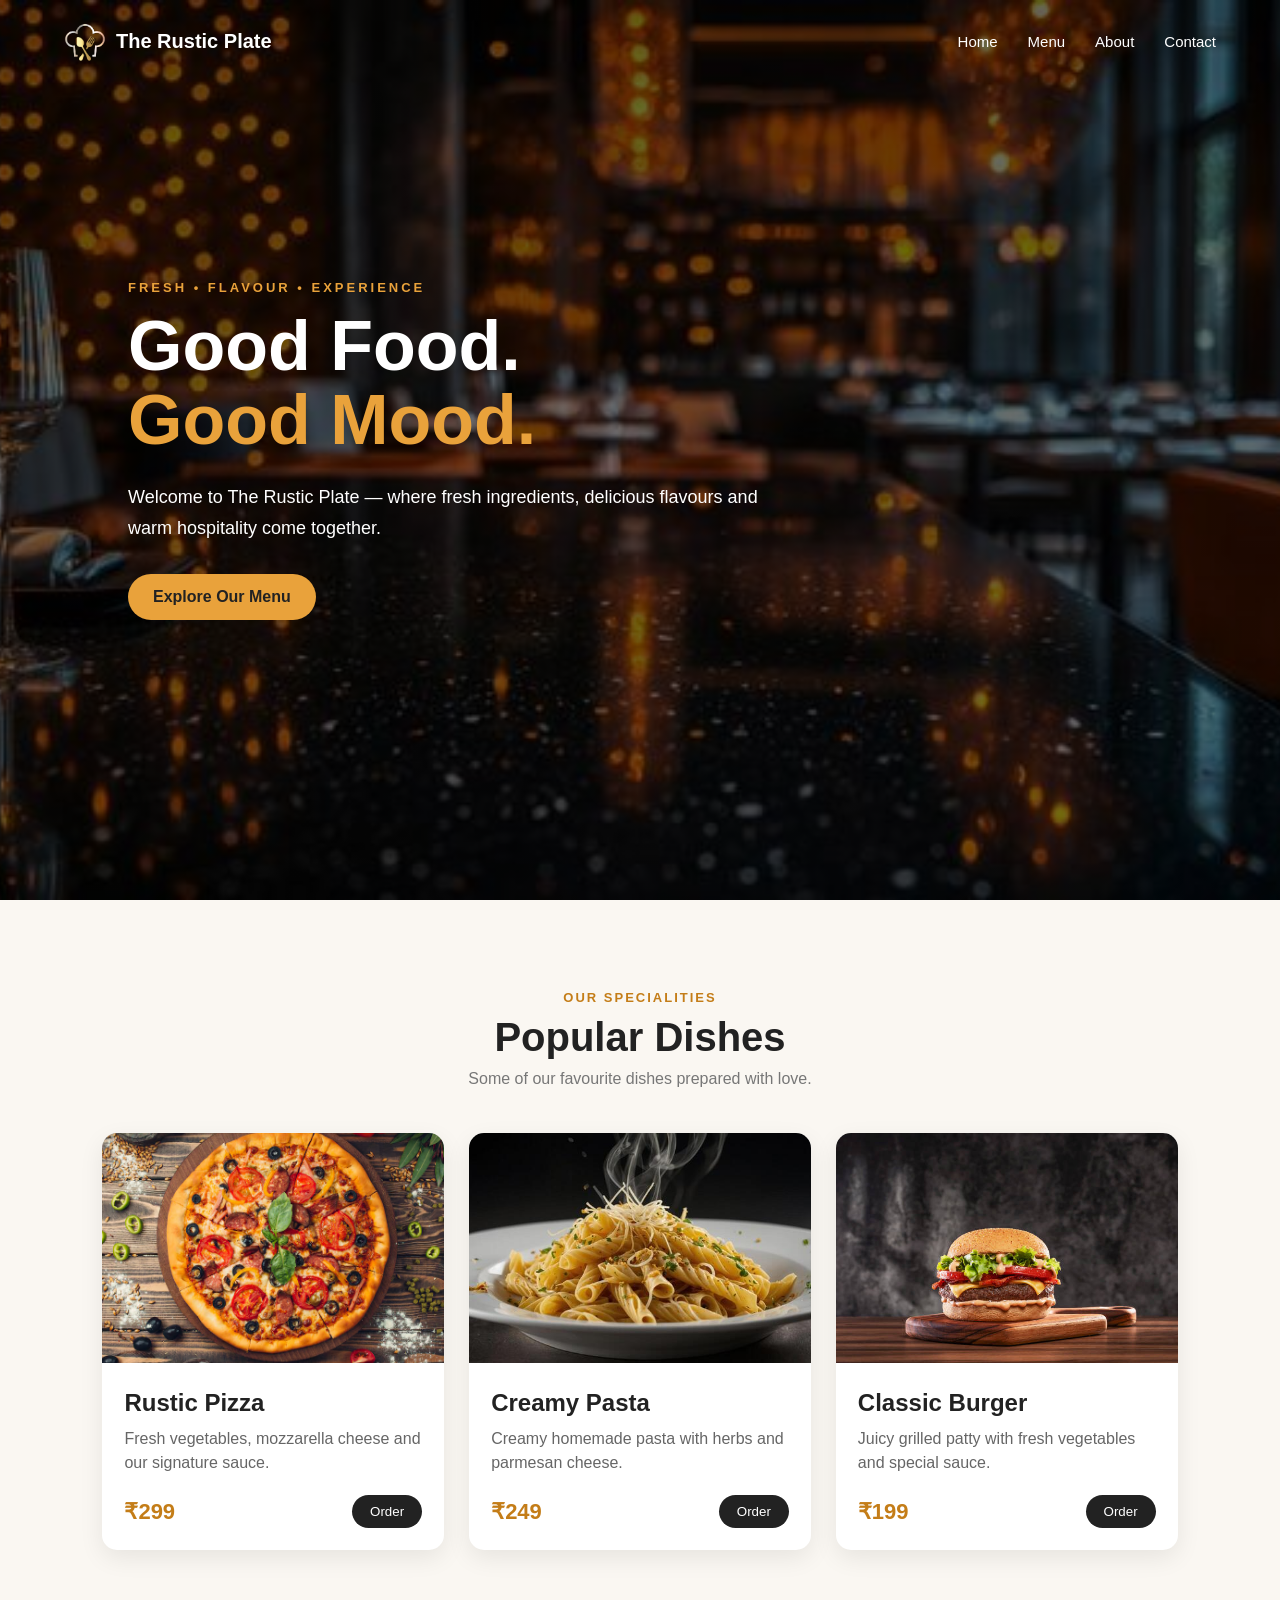
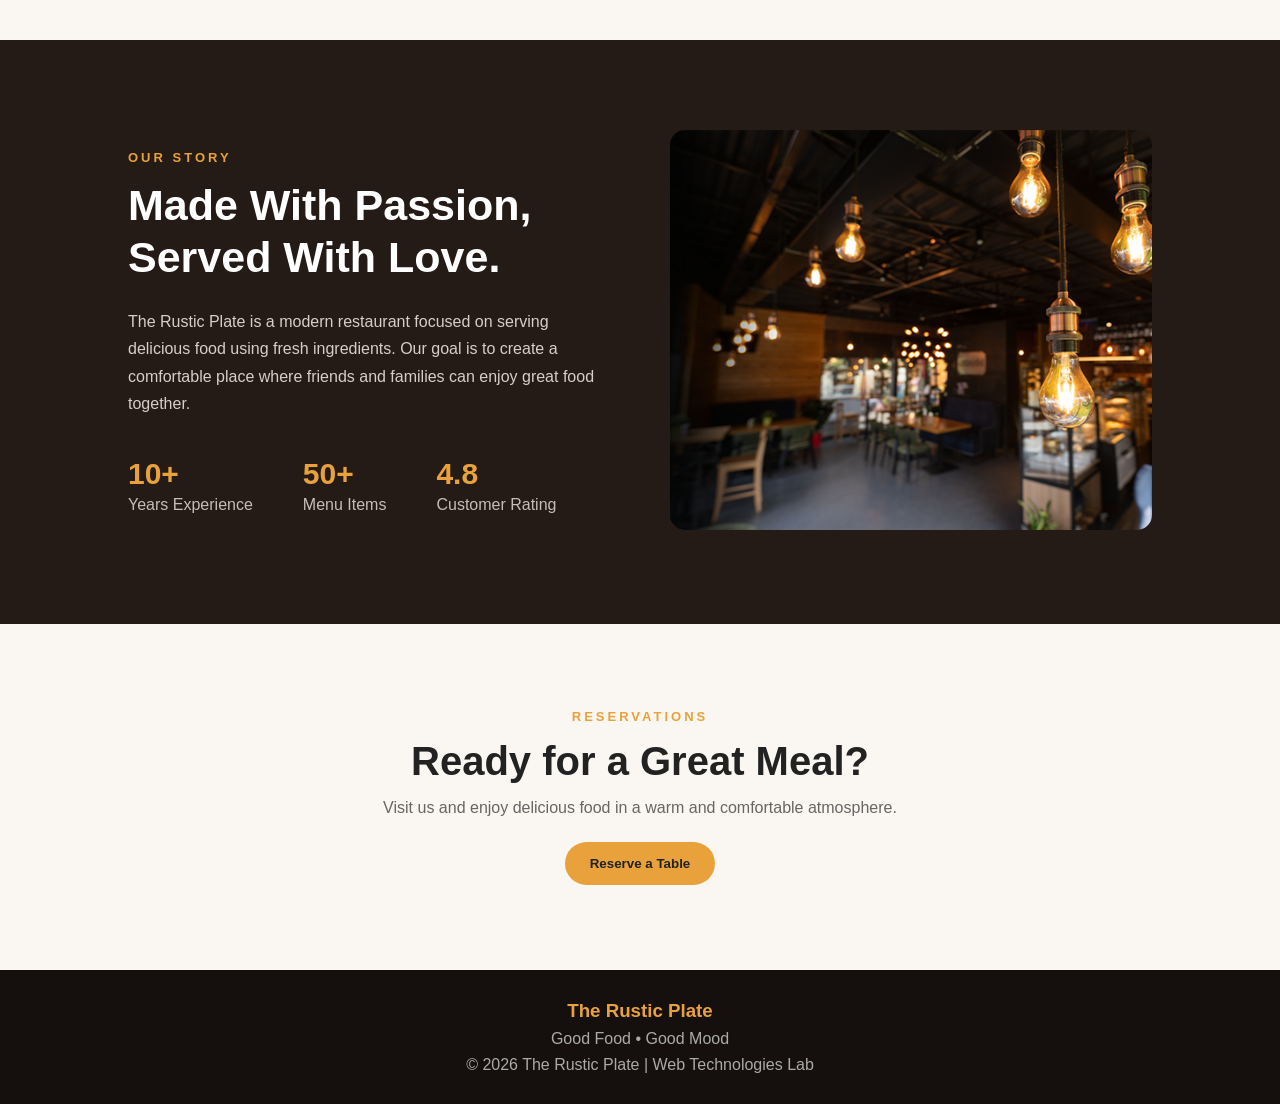
<file: index.html>
<!DOCTYPE html>
<html lang="en">

<head>
    <meta charset="UTF-8">

    <meta name="viewport"
          content="width=device-width, initial-scale=1.0">

    <title>The Rustic Plate</title>

    <link rel="stylesheet" href="style.css">
</head>

<body>

    <!-- Navigation -->

    <header>

        <nav class="navbar">

            <div class="logo">
                <img src="images/logo.png" alt="Restaurant Logo">
                <span>The Rustic Plate</span>
            </div>

            <div class="nav-links">

                <a href="#home">Home</a>
                <a href="#menu">Menu</a>
                <a href="#about">About</a>
                <a href="#contact">Contact</a>

            </div>

        </nav>

    </header>


    <!-- Hero Section -->

    <section class="hero" id="home">

        <div class="hero-content">

            <p class="tagline">
                FRESH • FLAVOUR • EXPERIENCE
            </p>

            <h1>
                Good Food.<br>
                <span>Good Mood.</span>
            </h1>

            <p>
                Welcome to The Rustic Plate — where fresh ingredients,
                delicious flavours and warm hospitality come together.
            </p>

            <a href="#menu" class="main-btn">
                Explore Our Menu
            </a>

        </div>

    </section>


    <!-- Menu Section -->

    <section class="menu" id="menu">

        <div class="section-heading">

            <p>OUR SPECIALITIES</p>

            <h2>Popular Dishes</h2>

            <span>
                Some of our favourite dishes prepared with love.
            </span>

        </div>


        <div class="food-cards">


            <!-- Pizza -->

            <div class="food-card">

                <img src="images/pizza.png"
                     alt="Italian Pizza">

                <div class="food-info">

                    <h3>Rustic Pizza</h3>

                    <p>
                        Fresh vegetables, mozzarella cheese
                        and our signature sauce.
                    </p>

                    <div class="food-bottom">

                        <strong>₹299</strong>

                        <button onclick="orderFood('Rustic Pizza')">
                            Order
                        </button>

                    </div>

                </div>

            </div>


            <!-- Pasta -->

            <div class="food-card">

                <img src="images/pasta.png"
                     alt="Creamy Pasta">

                <div class="food-info">

                    <h3>Creamy Pasta</h3>

                    <p>
                        Creamy homemade pasta with herbs
                        and parmesan cheese.
                    </p>

                    <div class="food-bottom">

                        <strong>₹249</strong>

                        <button onclick="orderFood('Creamy Pasta')">
                            Order
                        </button>

                    </div>

                </div>

            </div>


            <!-- Burger -->

            <div class="food-card">

                <img src="images/burger.png"
                     alt="Gourmet Burger">

                <div class="food-info">

                    <h3>Classic Burger</h3>

                    <p>
                        Juicy grilled patty with fresh vegetables
                        and special sauce.
                    </p>

                    <div class="food-bottom">

                        <strong>₹199</strong>

                        <button onclick="orderFood('Classic Burger')">
                            Order
                        </button>

                    </div>

                </div>

            </div>

        </div>

    </section>


    <!-- About Section -->

    <section class="about" id="about">

        <div class="about-content">

            <p class="tagline">OUR STORY</p>

            <h2>
                Made With Passion,<br>
                Served With Love.
            </h2>

            <p>
                The Rustic Plate is a modern restaurant focused on
                serving delicious food using fresh ingredients.
                Our goal is to create a comfortable place where
                friends and families can enjoy great food together.
            </p>


            <div class="stats">

                <div>
                    <strong>10+</strong>
                    <span>Years Experience</span>
                </div>

                <div>
                    <strong>50+</strong>
                    <span>Menu Items</span>
                </div>

                <div>
                    <strong>4.8</strong>
                    <span>Customer Rating</span>
                </div>

            </div>

        </div>

        <div class="about-image">

            <img src="images/restaurant.png"
                 alt="Restaurant Interior">

        </div>

    </section>


    <!-- Contact Section -->

    <section class="contact" id="contact">

        <p class="tagline">RESERVATIONS</p>

        <h2>Ready for a Great Meal?</h2>

        <p>
            Visit us and enjoy delicious food in a warm
            and comfortable atmosphere.
        </p>

        <button onclick="reserveTable()">
            Reserve a Table
        </button>

    </section>


    <!-- Footer -->

    <footer>

        <h3>The Rustic Plate</h3>

        <p>
            Good Food • Good Mood
        </p>

        <p>
            © 2026 The Rustic Plate | Web Technologies Lab
        </p>

    </footer>


    <script src="script.js"></script>

</body>

</html>
</file>
<file: style.css>
* {
    margin: 0;
    padding: 0;
    box-sizing: border-box;
    scroll-behavior: smooth;
}

body {
    font-family: Arial, sans-serif;
    color: #222;
    background: #faf7f2;
}


/* ================= NAVBAR ================= */

header {
    position: absolute;
    width: 100%;
    z-index: 10;
}

.navbar {
    width: 90%;
    margin: auto;
    padding: 20px 0;

    display: flex;
    justify-content: space-between;
    align-items: center;
}

.logo {
    display: flex;
    align-items: center;
    gap: 10px;

    color: white;
    font-size: 20px;
    font-weight: bold;
}

.logo img {
    width: 42px;
    height: 42px;
    object-fit: contain;
}

.nav-links {
    display: flex;
    gap: 30px;
}

.nav-links a {
    color: white;
    text-decoration: none;
    font-size: 15px;
}

.nav-links a:hover {
    color: #e9a23b;
}


/* ================= HERO ================= */

.hero {

    min-height: 100vh;

    background:
        linear-gradient(
            rgba(0,0,0,0.60),
            rgba(0,0,0,0.55)
        ),
        url("images/hero.png");

    background-size: cover;
    background-position: center;

    display: flex;
    align-items: center;

    padding: 100px 10%;

    color: white;
}

.hero-content {
    max-width: 650px;
}

.tagline {
    color: #e9a23b;

    font-size: 13px;

    letter-spacing: 3px;

    font-weight: bold;

    margin-bottom: 15px;
}

.hero h1 {
    font-size: 70px;

    line-height: 1.05;

    margin-bottom: 25px;
}

.hero h1 span {
    color: #e9a23b;
}

.hero-content > p:not(.tagline) {
    font-size: 18px;

    line-height: 1.7;

    margin-bottom: 30px;
}

.main-btn,
.contact button {

    display: inline-block;

    background: #e9a23b;

    color: #222;

    padding: 14px 25px;

    border-radius: 30px;

    border: none;

    text-decoration: none;

    font-weight: bold;

    cursor: pointer;
}

.main-btn:hover,
.contact button:hover {
    background: #f5bd64;
}


/* ================= MENU ================= */

.menu {
    padding: 90px 8%;
}

.section-heading {
    text-align: center;

    margin-bottom: 45px;
}

.section-heading > p {
    color: #c47d18;

    letter-spacing: 2px;

    font-size: 13px;

    font-weight: bold;
}

.section-heading h2 {
    font-size: 40px;

    margin: 10px 0;
}

.section-heading span {
    color: #777;
}


.food-cards {

    display: grid;

    grid-template-columns:
        repeat(3, 1fr);

    gap: 25px;
}

.food-card {

    background: white;

    border-radius: 15px;

    overflow: hidden;

    box-shadow:
        0 8px 25px
        rgba(0,0,0,0.08);

    transition: 0.3s;
}

.food-card:hover {
    transform: translateY(-8px);
}

.food-card img {

    width: 100%;

    height: 230px;

    object-fit: cover;
}

.food-info {
    padding: 22px;
}

.food-info h3 {

    font-size: 24px;

    margin-bottom: 10px;
}

.food-info p {

    color: #666;

    line-height: 1.5;

    margin-bottom: 20px;
}

.food-bottom {

    display: flex;

    justify-content: space-between;

    align-items: center;
}

.food-bottom strong {

    color: #c47d18;

    font-size: 22px;
}

.food-bottom button {

    background: #222;

    color: white;

    border: none;

    padding: 9px 18px;

    border-radius: 20px;

    cursor: pointer;
}

.food-bottom button:hover {
    background: #c47d18;
}


/* ================= ABOUT ================= */

.about {

    background: #241b16;

    color: white;

    padding: 90px 10%;

    display: grid;

    grid-template-columns:
        1fr 1fr;

    gap: 60px;

    align-items: center;
}

.about-content {
    max-width: 650px;
}

.about h2 {

    font-size: 43px;

    line-height: 1.2;

    margin-bottom: 25px;
}

.about-content > p:not(.tagline) {

    color: #d8cec7;

    line-height: 1.7;
}

.stats {

    display: flex;

    gap: 50px;

    margin-top: 40px;

    flex-wrap: wrap;
}

.stats div {

    display: flex;

    flex-direction: column;
}

.stats strong {

    color: #e9a23b;

    font-size: 30px;

    margin-bottom: 5px;
}

.stats span {
    color: #c8bdb5;
}

.about-image img {

    width: 100%;

    height: 400px;

    object-fit: cover;

    border-radius: 15px;
}


/* ================= CONTACT ================= */

.contact {

    text-align: center;

    padding: 85px 20px;
}

.contact h2 {

    font-size: 40px;

    margin-bottom: 15px;
}

.contact > p:not(.tagline) {

    color: #666;

    margin-bottom: 25px;
}


/* ================= FOOTER ================= */

footer {

    background: #15100d;

    color: white;

    text-align: center;

    padding: 30px;
}

footer h3 {
    color: #e9a23b;

    margin-bottom: 8px;
}

footer p {
    margin-top: 8px;

    color: #aaa;
}


/* ================= RESPONSIVE ================= */

@media (max-width: 768px) {

    .navbar {

        flex-direction: column;

        gap: 15px;
    }

    .nav-links {

        gap: 15px;

        flex-wrap: wrap;

        justify-content: center;
    }

    .hero {

        text-align: center;

        justify-content: center;
    }

    .hero h1 {

        font-size: 45px;
    }

    .food-cards {

        grid-template-columns: 1fr;
    }

    .about {

        grid-template-columns: 1fr;

        text-align: center;
    }

    .about-image {

        order: -1;
    }

    .stats {

        justify-content: center;
    }
}
</file>
